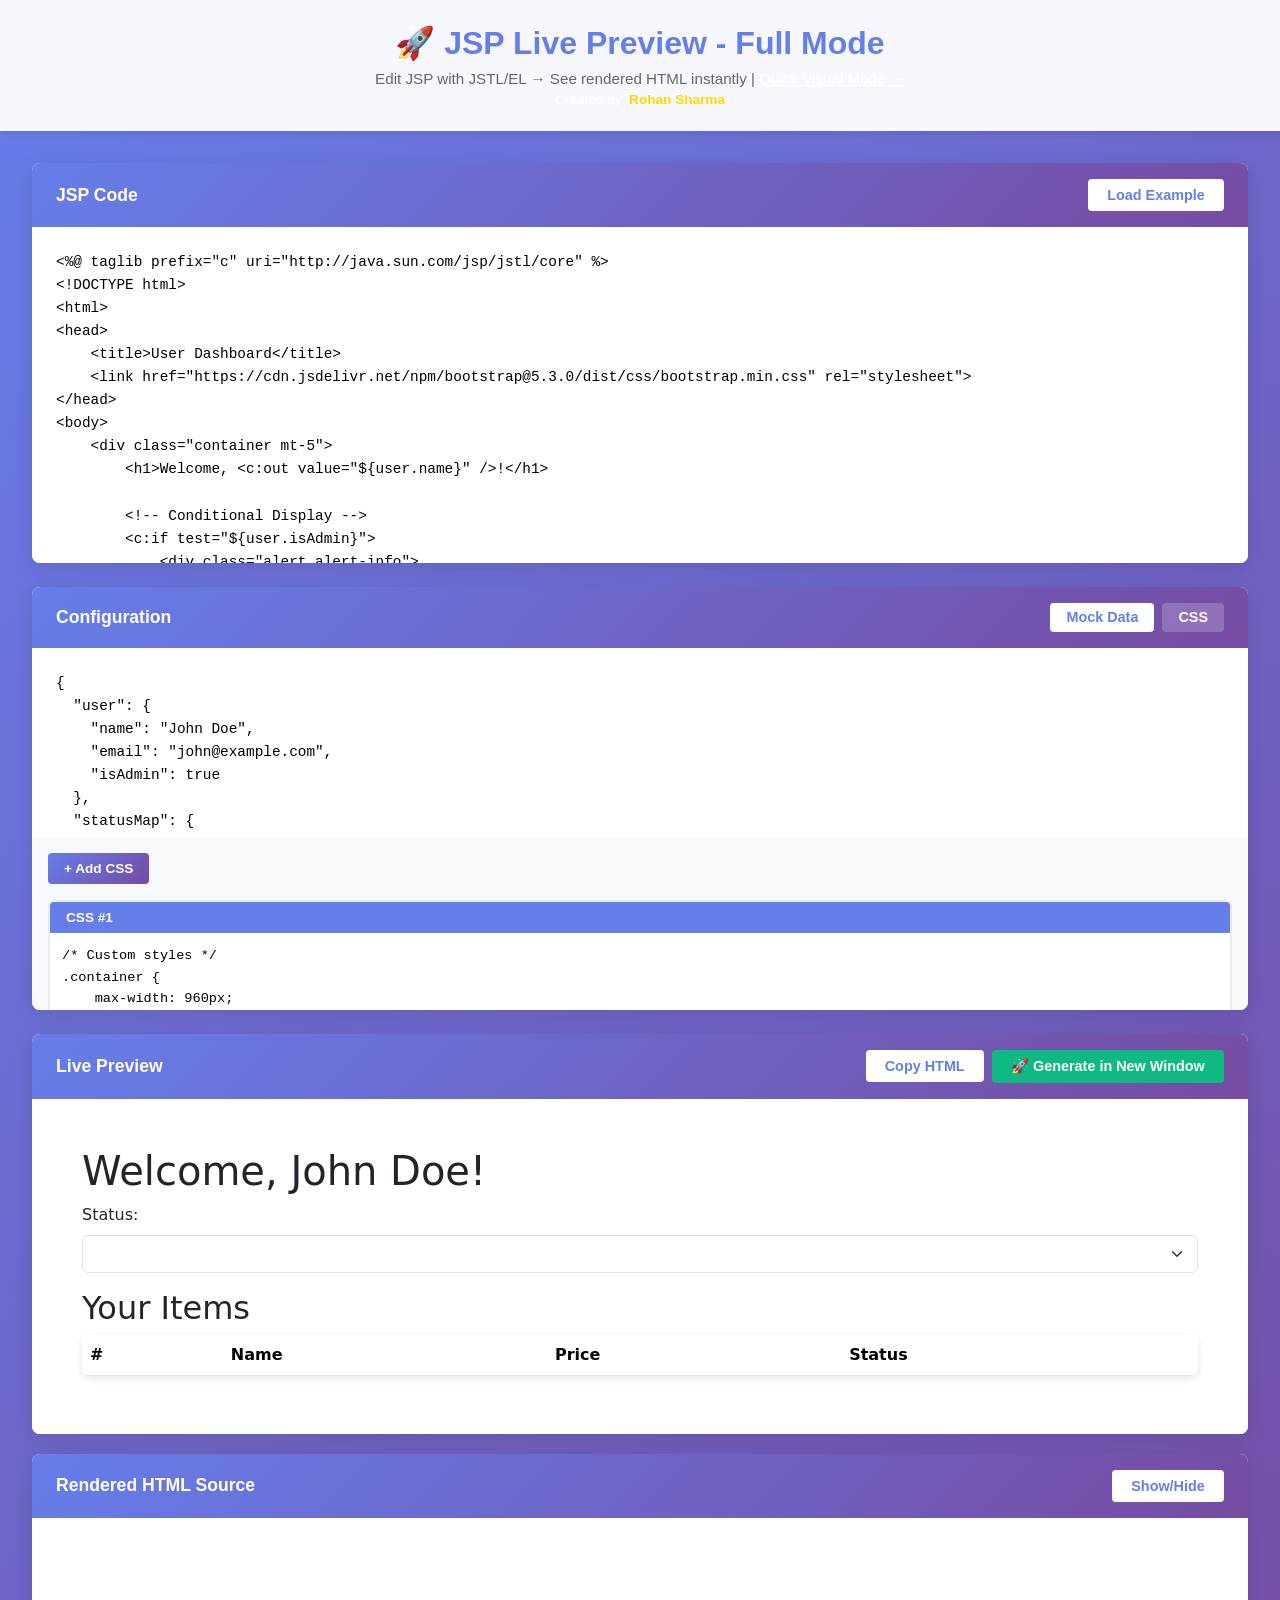
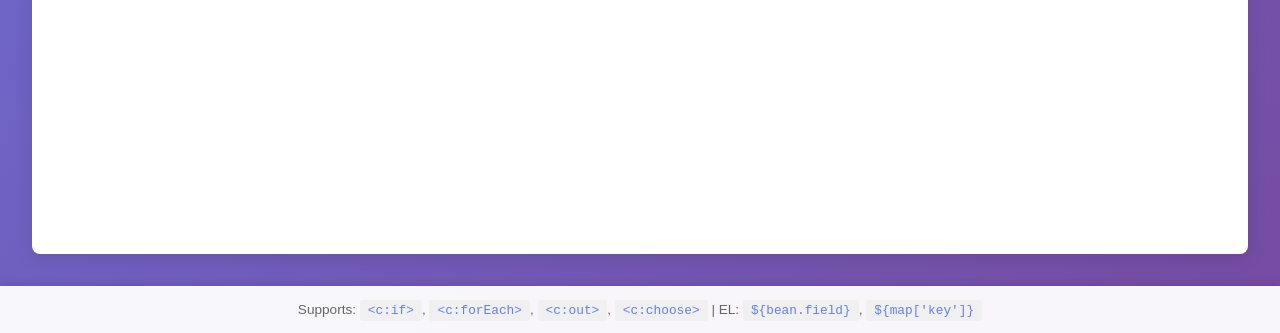
<file: index.html>
<!DOCTYPE html>
<html lang="en">
<head>
    <meta charset="UTF-8">
    <meta name="viewport" content="width=device-width, initial-scale=1.0">
    <title>JSP Live Preview</title>
    <link rel="stylesheet" href="css/app.css">
</head>
<body>
    <header>
        <h1>🚀 JSP Live Preview - Full Mode</h1>
        <p>Edit JSP with JSTL/EL → See rendered HTML instantly | <a href="visual-mode.html" style="color: white; text-decoration: underline;">Quick Visual Mode →</a></p>
        <p style="font-size: 0.85rem; color: rgba(255,255,255,0.9); margin-top: 5px;">Created by: <strong style="color: #ffd700;">Rohan Sharma</strong></p>
    </header>

    <main class="container">
        <div class="editor-grid">
            <!-- JSP Input -->
            <div class="panel">
                <div class="panel-header">
                    <h2>JSP Code</h2>
                    <button onclick="loadExample()">Load Example</button>
                </div>
                <textarea id="jsp-input" placeholder="Paste your JSP code here..."></textarea>
            </div>

            <!-- Mock Data + CSS -->
            <div class="panel">
                <div class="panel-header">
                    <h2>Configuration</h2>
                    <div class="tabs">
                        <button class="tab-btn active" onclick="switchTab('mock-data', event)">Mock Data</button>
                        <button class="tab-btn" onclick="switchTab('css', event)">CSS</button>
                    </div>
                </div>
                <div class="panel-body">
                    <textarea id="mock-data" class="tab-content active" placeholder='{\n  "user": {\n    "name": "John Doe",\n    "role": "Admin"\n  },\n  "statusMap": {\n    "active": "Active",\n    "inactive": "Inactive"\n  },\n  "items": [\n    {"id": 1, "name": "Item 1"},\n    {"id": 2, "name": "Item 2"}\n  ]\n}'></textarea>
                    <div id="css-container" class="tab-content">
                        <div class="css-controls">
                            <button onclick="addCssInput()" class="add-css-btn">+ Add CSS</button>
                        </div>
                        <div id="css-inputs">
                            <div class="css-item">
                                <div class="css-item-header">
                                    <span>CSS #1</span>
                                </div>
                                <textarea class="css-input" placeholder="/* Paste your CSS here */"></textarea>
                            </div>
                        </div>
                    </div>
                </div>
            </div>

            <!-- Live Preview -->
            <div class="panel">
                <div class="panel-header">
                    <h2>Live Preview</h2>
                    <div class="preview-controls">
                        <button onclick="copyToClipboard(event)">Copy HTML</button>
                        <button onclick="generateNewWindow()" class="generate-btn">🚀 Generate in New Window</button>
                    </div>
                </div>
                <iframe id="preview-frame"></iframe>
                <div id="error-display" class="error-display"></div>
            </div>
        </div>

        <!-- Rendered HTML Source (Hidden) -->
        <div class="panel full-width" style="margin-top: 20px;">
            <div class="panel-header">
                <h2>Rendered HTML Source</h2>
                <button onclick="toggleHtmlSource()">Show/Hide</button>
            </div>
            <textarea id="html-output" style="display: none;" readonly></textarea>
        </div>
    </main>

    <footer>
        <p>Supports: <code>&lt;c:if&gt;</code>, <code>&lt;c:forEach&gt;</code>, <code>&lt;c:out&gt;</code>, <code>&lt;c:choose&gt;</code> | EL: <code>${bean.field}</code>, <code>${map['key']}</code></p>
    </footer>

    <script src="js/el-evaluator.js"></script>
    <script src="js/jsp-parser.js"></script>
    <script src="js/renderer.js"></script>
    <script src="js/app.js"></script>
</body>
</html>
</file>
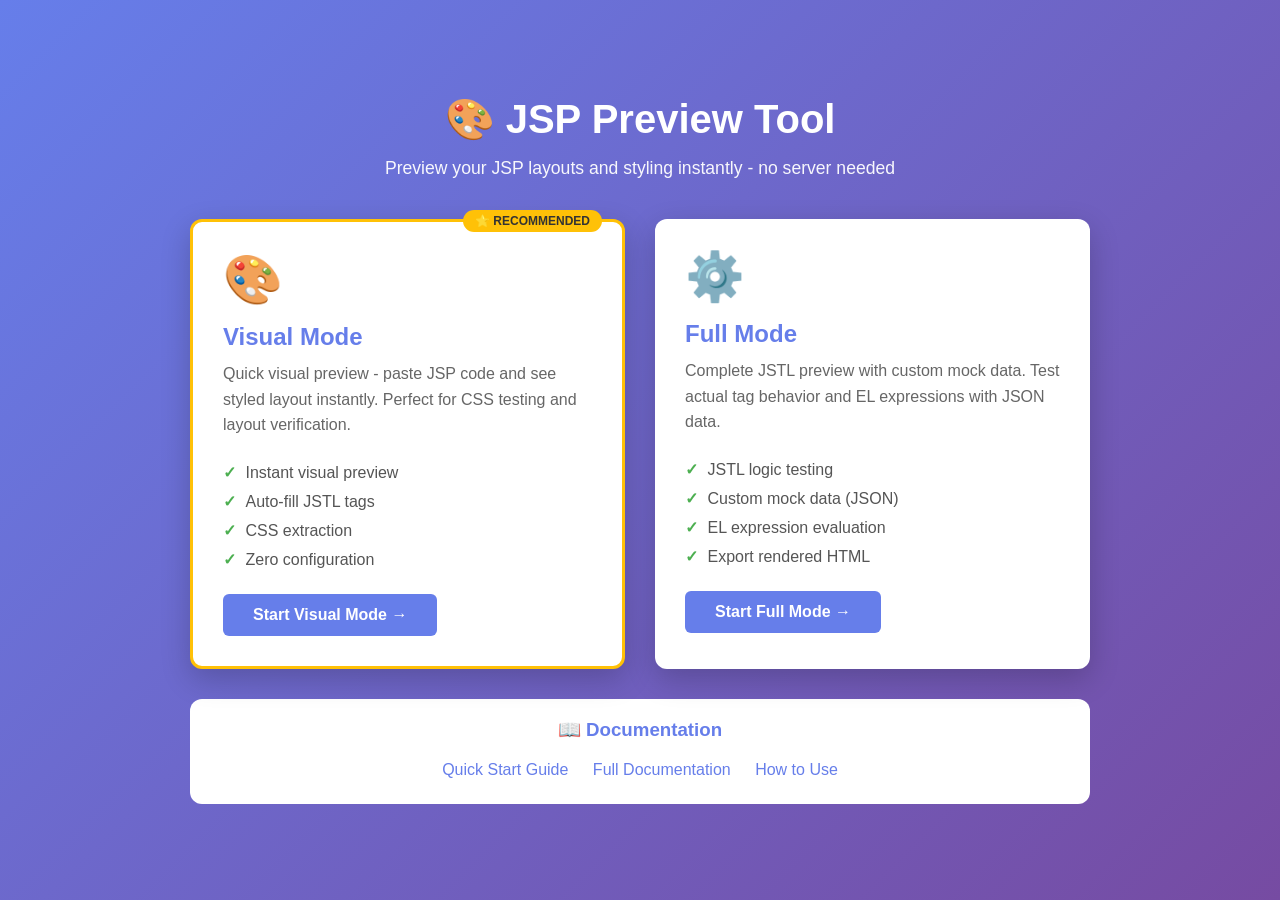
<file: start.html>
<!DOCTYPE html>
<html lang="en">
<head>
    <meta charset="UTF-8">
    <meta name="viewport" content="width=device-width, initial-scale=1.0">
    <title>JSP Preview - Choose Mode</title>
    <style>
        * {
            margin: 0;
            padding: 0;
            box-sizing: border-box;
        }

        body {
            font-family: -apple-system, BlinkMacSystemFont, 'Segoe UI', Roboto, sans-serif;
            background: linear-gradient(135deg, #667eea 0%, #764ba2 100%);
            min-height: 100vh;
            display: flex;
            align-items: center;
            justify-content: center;
            padding: 20px;
        }

        .container {
            max-width: 900px;
            width: 100%;
        }

        .header {
            text-align: center;
            color: white;
            margin-bottom: 40px;
        }

        .header h1 {
            font-size: 2.5rem;
            margin-bottom: 15px;
        }

        .header p {
            font-size: 1.1rem;
            opacity: 0.95;
        }

        .modes {
            display: grid;
            grid-template-columns: repeat(auto-fit, minmax(350px, 1fr));
            gap: 30px;
        }

        .mode-card {
            background: white;
            border-radius: 12px;
            padding: 30px;
            box-shadow: 0 10px 30px rgba(0,0,0,0.2);
            transition: all 0.3s;
            text-decoration: none;
            color: inherit;
            display: block;
        }

        .mode-card:hover {
            transform: translateY(-5px);
            box-shadow: 0 15px 40px rgba(0,0,0,0.3);
        }

        .mode-card.recommended {
            border: 3px solid #ffc107;
            position: relative;
        }

        .mode-card.recommended::before {
            content: "⭐ RECOMMENDED";
            position: absolute;
            top: -12px;
            right: 20px;
            background: #ffc107;
            color: #333;
            padding: 4px 12px;
            border-radius: 20px;
            font-size: 0.75rem;
            font-weight: bold;
        }

        .mode-icon {
            font-size: 3rem;
            margin-bottom: 15px;
        }

        .mode-title {
            font-size: 1.5rem;
            font-weight: 600;
            color: #667eea;
            margin-bottom: 10px;
        }

        .mode-desc {
            color: #666;
            margin-bottom: 20px;
            line-height: 1.6;
        }

        .mode-features {
            list-style: none;
            margin-bottom: 20px;
        }

        .mode-features li {
            padding: 5px 0;
            color: #555;
        }

        .mode-features li::before {
            content: "✓ ";
            color: #4caf50;
            font-weight: bold;
            margin-right: 5px;
        }

        .mode-button {
            display: inline-block;
            background: #667eea;
            color: white;
            padding: 12px 30px;
            border-radius: 6px;
            text-decoration: none;
            font-weight: 600;
            transition: all 0.2s;
        }

        .mode-button:hover {
            background: #5568d3;
        }

        .quick-links {
            background: white;
            border-radius: 12px;
            padding: 20px;
            margin-top: 30px;
            text-align: center;
        }

        .quick-links h3 {
            color: #667eea;
            margin-bottom: 15px;
        }

        .quick-links a {
            display: inline-block;
            margin: 5px 10px;
            color: #667eea;
            text-decoration: none;
            font-weight: 500;
        }

        .quick-links a:hover {
            text-decoration: underline;
        }
    </style>
</head>
<body>
    <div class="container">
        <div class="header">
            <h1>🎨 JSP Preview Tool</h1>
            <p>Preview your JSP layouts and styling instantly - no server needed</p>
        </div>

        <div class="modes">
            <!-- Visual Mode -->
            <a href="visual-mode.html" class="mode-card recommended">
                <div class="mode-icon">🎨</div>
                <div class="mode-title">Visual Mode</div>
                <div class="mode-desc">
                    Quick visual preview - paste JSP code and see styled layout instantly. 
                    Perfect for CSS testing and layout verification.
                </div>
                <ul class="mode-features">
                    <li>Instant visual preview</li>
                    <li>Auto-fill JSTL tags</li>
                    <li>CSS extraction</li>
                    <li>Zero configuration</li>
                </ul>
                <div class="mode-button">Start Visual Mode →</div>
            </a>

            <!-- Full Mode -->
            <a href="index.html" class="mode-card">
                <div class="mode-icon">⚙️</div>
                <div class="mode-title">Full Mode</div>
                <div class="mode-desc">
                    Complete JSTL preview with custom mock data. Test actual tag behavior 
                    and EL expressions with JSON data.
                </div>
                <ul class="mode-features">
                    <li>JSTL logic testing</li>
                    <li>Custom mock data (JSON)</li>
                    <li>EL expression evaluation</li>
                    <li>Export rendered HTML</li>
                </ul>
                <div class="mode-button">Start Full Mode →</div>
            </a>
        </div>

        <div class="quick-links">
            <h3>📖 Documentation</h3>
            <a href="QUICKSTART.md" target="_blank">Quick Start Guide</a>
            <a href="README.md" target="_blank">Full Documentation</a>
            <a href="#" onclick="alert('This is a browser-based tool. Just open the HTML files!'); return false;">How to Use</a>
        </div>
    </div>
</body>
</html>
</file>
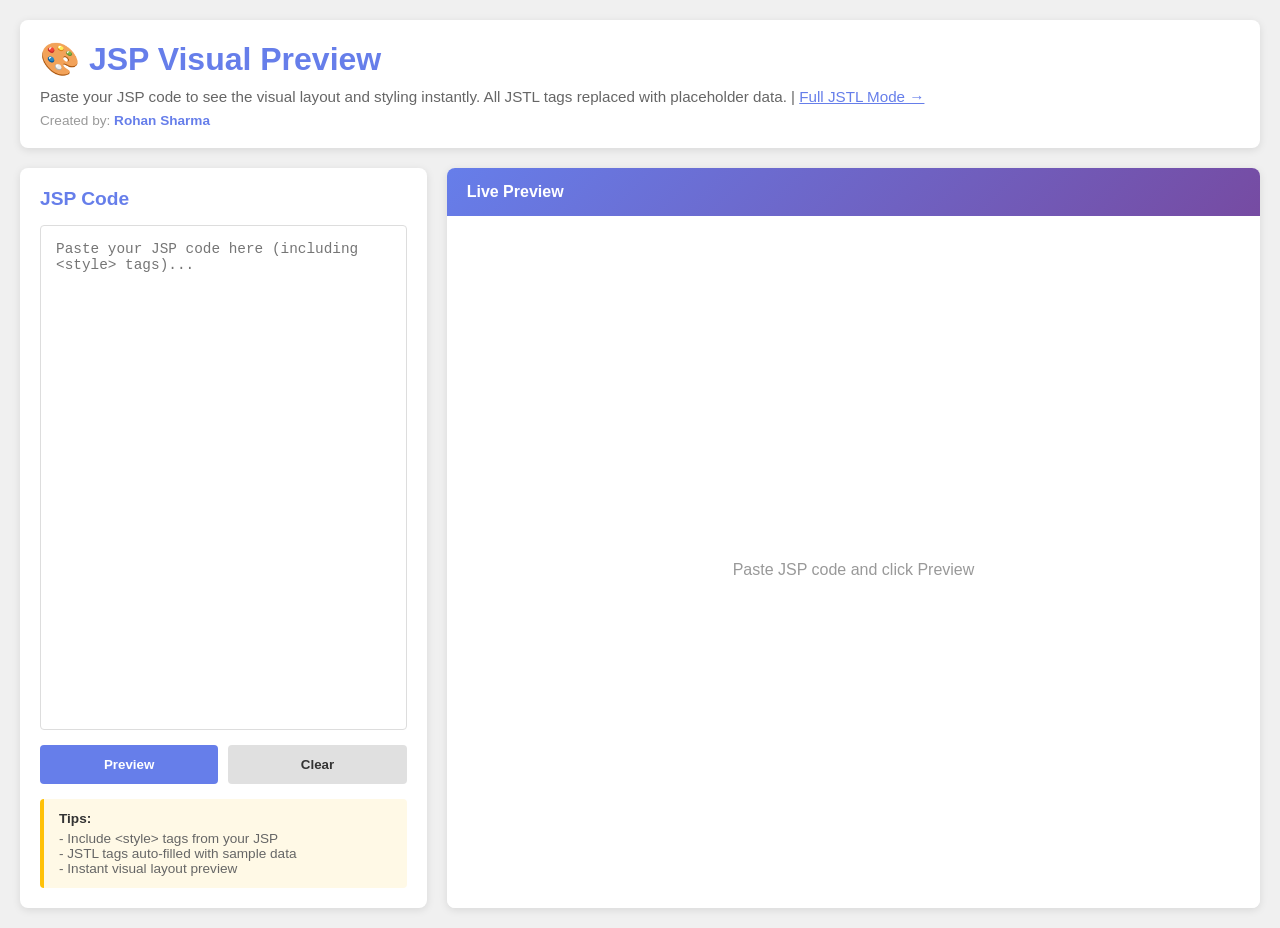
<file: visual-mode.html>
<!DOCTYPE html>
<html lang="en">
<head>
    <meta charset="UTF-8">
    <meta name="viewport" content="width=device-width, initial-scale=1.0">
    <title>JSP Visual Preview - Layout & Styling</title>
    <style>
        * {
            margin: 0;
            padding: 0;
            box-sizing: border-box;
        }

        body {
            font-family: -apple-system, BlinkMacSystemFont, 'Segoe UI', Roboto, sans-serif;
            background: #f0f0f0;
            padding: 20px;
        }

        .header {
            background: white;
            padding: 20px;
            border-radius: 8px;
            margin-bottom: 20px;
            box-shadow: 0 2px 8px rgba(0,0,0,0.1);
        }

        .header h1 {
            color: #667eea;
            margin-bottom: 10px;
        }

        .header p {
            color: #666;
            font-size: 0.95rem;
        }

        .layout {
            display: grid;
            grid-template-columns: 1fr 2fr;
            gap: 20px;
            min-height: calc(100vh - 160px);
        }

        .input-panel {
            background: white;
            border-radius: 8px;
            padding: 20px;
            box-shadow: 0 2px 8px rgba(0,0,0,0.1);
            display: flex;
            flex-direction: column;
        }

        .input-panel h2 {
            color: #667eea;
            margin-bottom: 15px;
            font-size: 1.2rem;
        }

        .input-panel textarea {
            flex: 1;
            border: 1px solid #ddd;
            border-radius: 4px;
            padding: 15px;
            font-family: 'Courier New', monospace;
            font-size: 0.9rem;
            resize: none;
        }

        .buttons {
            display: flex;
            gap: 10px;
            margin-top: 15px;
        }

        .buttons button {
            flex: 1;
            padding: 12px;
            border: none;
            border-radius: 4px;
            cursor: pointer;
            font-weight: 600;
            transition: all 0.2s;
        }

        .btn-primary {
            background: #667eea;
            color: white;
        }

        .btn-primary:hover {
            background: #5568d3;
        }

        .btn-secondary {
            background: #e0e0e0;
            color: #333;
        }

        .btn-secondary:hover {
            background: #d0d0d0;
        }

        .preview-panel {
            background: white;
            border-radius: 8px;
            box-shadow: 0 2px 8px rgba(0,0,0,0.1);
            overflow: hidden;
            display: flex;
            flex-direction: column;
        }

        .preview-header {
            background: linear-gradient(135deg, #667eea 0%, #764ba2 100%);
            color: white;
            padding: 15px 20px;
            font-weight: 600;
            display: flex;
            justify-content: space-between;
            align-items: center;
        }

        .preview-content {
            flex: 1;
            overflow: auto;
            background: white;
        }

        #preview-frame {
            width: 100%;
            height: 100%;
            border: none;
            background: white;
        }

        .quick-tips {
            background: #fff9e6;
            border-left: 4px solid #ffc107;
            padding: 12px 15px;
            margin-top: 15px;
            border-radius: 4px;
            font-size: 0.85rem;
            color: #666;
        }

        .quick-tips strong {
            color: #333;
            display: block;
            margin-bottom: 5px;
        }
    </style>
</head>
<body>
    <div class="header">
        <h1>🎨 JSP Visual Preview</h1>
        <p>Paste your JSP code to see the visual layout and styling instantly. All JSTL tags replaced with placeholder data. | <a href="index.html" style="color: #667eea; text-decoration: underline;">Full JSTL Mode →</a></p>
        <p style="font-size: 0.85rem; color: #999; margin-top: 8px;">Created by: <strong style="color: #667eea;">Rohan Sharma</strong></p>
    </div>

    <div class="layout">
        <div class="input-panel">
            <h2>JSP Code</h2>
            <textarea id="jsp-input" placeholder="Paste your JSP code here (including <style> tags)..."></textarea>
            <div class="buttons">
                <button class="btn-primary" onclick="renderVisual()">Preview</button>
                <button class="btn-secondary" onclick="clearAll()">Clear</button>
            </div>
            <div class="quick-tips">
                <strong>Tips:</strong>
                - Include &lt;style&gt; tags from your JSP<br>
                - JSTL tags auto-filled with sample data<br>
                - Instant visual layout preview
            </div>
        </div>

        <div class="preview-panel">
            <div class="preview-header">
                <span>Live Preview</span>
                <span id="status" style="font-size: 0.85rem; opacity: 0.9;"></span>
            </div>
            <div class="preview-content">
                <iframe id="preview-frame"></iframe>
            </div>
        </div>
    </div>

    <script>
        // Visual-only JSP renderer - strips JSTL, keeps structure & CSS
        function renderVisual() {
            const jspCode = document.getElementById('jsp-input').value;
            const status = document.getElementById('status');
            
            if (!jspCode.trim()) {
                status.textContent = 'Please paste JSP code';
                return;
            }

            try {
                // Extract CSS
                const styleMatches = jspCode.match(/<style[^>]*>([\s\S]*?)<\/style>/gi);
                let extractedCSS = '';
                if (styleMatches) {
                    styleMatches.forEach(match => {
                        const cssContent = match.replace(/<\/?style[^>]*>/gi, '');
                        extractedCSS += cssContent + '\n';
                    });
                }

                // Process JSP to static HTML
                let html = jspCode;

                // Remove JSP directives and comments
                html = html.replace(/<%@[^%]*%>/g, '');
                html = html.replace(/<%--[\s\S]*?--%>/g, '');
                html = html.replace(/<%[^%]*%>/g, '');

                // Replace JSTL tags with placeholder content
                // <c:if> - keep content
                html = html.replace(/<c:if[^>]*>([\s\S]*?)<\/c:if>/gi, '$1');
                html = html.replace(/<core:if[^>]*>([\s\S]*?)<\/core:if>/gi, '$1');

                // <c:forEach> - duplicate content 2-3 times for visual
                html = html.replace(/<c:forEach[^>]*var=["']([^"']+)["'][^>]*>([\s\S]*?)<\/c:forEach>/gi, function(match, varName, content) {
                    let result = '';
                    for (let i = 1; i <= 2; i++) {
                        result += content.replace(new RegExp('\\$\\{' + varName + '\\.', 'g'), '${item' + i + '.');
                    }
                    return result;
                });
                html = html.replace(/<core:forEach[^>]*var=["']([^"']+)["'][^>]*>([\s\S]*?)<\/core:forEach>/gi, function(match, varName, content) {
                    let result = '';
                    for (let i = 1; i <= 2; i++) {
                        result += content.replace(new RegExp('\\$\\{' + varName + '\\.', 'g'), '${item' + i + '.');
                    }
                    return result;
                });

                // <c:choose/when/otherwise> - keep first when
                html = html.replace(/<c:choose[^>]*>([\s\S]*?)<\/c:choose>/gi, function(match, content) {
                    const whenMatch = content.match(/<c:when[^>]*>([\s\S]*?)<\/c:when>/i);
                    return whenMatch ? whenMatch[1] : content;
                });
                html = html.replace(/<core:choose[^>]*>([\s\S]*?)<\/core:choose>/gi, function(match, content) {
                    const whenMatch = content.match(/<core:when[^>]*>([\s\S]*?)<\/core:when>/i);
                    return whenMatch ? whenMatch[1] : content;
                });

                // <c:out> - replace with placeholder
                html = html.replace(/<c:out\s+value=["']([^"']+)["'][^>]*\/>/gi, function(match, expr) {
                    return getPlaceholder(expr);
                });
                html = html.replace(/<core:out\s+value=["']([^"']+)["'][^>]*\/>/gi, function(match, expr) {
                    return getPlaceholder(expr);
                });

                // Replace EL expressions with placeholders
                html = html.replace(/\$\{([^}]+)\}/g, function(match, expr) {
                    return getPlaceholder(expr);
                });

                // Clean up any remaining tags
                html = html.replace(/<\/?c:[^>]*>/gi, '');
                html = html.replace(/<\/?core:[^>]*>/gi, '');

                // Build complete HTML document
                const fullHTML = `
<!DOCTYPE html>
<html>
<head>
    <meta charset="UTF-8">
    <meta name="viewport" content="width=device-width, initial-scale=1.0">
    <title>Visual Preview</title>
    <style>
        body {
            margin: 20px;
            font-family: Arial, sans-serif;
        }
        ${extractedCSS}
    </style>
</head>
<body>
    ${html}
</body>
</html>
                `;

                // Render in iframe
                const iframe = document.getElementById('preview-frame');
                const doc = iframe.contentDocument || iframe.contentWindow.document;
                doc.open();
                doc.write(fullHTML);
                doc.close();

                status.textContent = '✓ Rendered successfully';
                setTimeout(() => { status.textContent = ''; }, 3000);

            } catch (error) {
                status.textContent = '⚠ Error: ' + error.message;
                console.error('Render error:', error);
            }
        }

        // Generate placeholder text based on expression
        function getPlaceholder(expr) {
            expr = expr.trim();
            
            // Common patterns
            if (expr.includes('lastName')) return 'Doe';
            if (expr.includes('firstName')) return 'John';
            if (expr.includes('middleName')) return 'Michael';
            if (expr.includes('name') && !expr.includes('Name')) return 'Sample Name';
            if (expr.includes('ssn')) return '123-45-6789';
            if (expr.includes('dob') || expr.includes('Date')) return '01/15/1990';
            if (expr.includes('street') || expr.includes('Street')) return '123 Main Street';
            if (expr.includes('city') || expr.includes('City')) return 'Austin';
            if (expr.includes('state') || expr.includes('State')) return 'Texas';
            if (expr.includes('zip')) return '78701';
            if (expr.includes('county') || expr.includes('County')) return 'Travis';
            if (expr.includes('country') || expr.includes('Country')) return 'United States';
            if (expr.includes('phone') || expr.includes('Phone')) return '(512) 555-1234';
            if (expr.includes('email') || expr.includes('Email')) return 'john.doe@example.com';
            if (expr.includes('height') || expr.includes('Hgt')) return '5\' 10"';
            if (expr.includes('weight') || expr.includes('Wgt')) return '175';
            if (expr.includes('sex') || expr.includes('Sex')) return 'Male';
            if (expr.includes('eye')) return 'Brown';
            if (expr.includes('hair')) return 'Black';
            if (expr.includes('race')) return 'White';
            if (expr.includes('ethnicity')) return 'Not Hispanic';
            if (expr.includes('dlId') || expr.includes('dlNumber')) return '12345678';
            if (expr.includes('referenceNumber')) return 'REF-2024-001';
            if (expr.includes('formType')) return 'DL-14A';
            if (expr.includes('value') || expr.includes('Value')) return 'Active';
            if (expr.includes('key')) return 'A';
            
            // Map lookups
            if (expr.includes('[')) {
                const keyMatch = expr.match(/\['([^']+)'\]/);
                if (keyMatch) return keyMatch[1];
            }
            
            // Date formatting
            if (expr.includes('formatDate')) return '01/15/2024';
            
            // Default
            return '[Data]';
        }

        function clearAll() {
            document.getElementById('jsp-input').value = '';
            const iframe = document.getElementById('preview-frame');
            const doc = iframe.contentDocument || iframe.contentWindow.document;
            doc.open();
            doc.write('<html><body style="display:flex;align-items:center;justify-content:center;height:100vh;color:#999;font-family:sans-serif;">Paste JSP code and click Preview</body></html>');
            doc.close();
            document.getElementById('status').textContent = '';
        }

        // Initialize empty state
        clearAll();
    </script>
</body>
</html>
</file>
<file: css/app.css>
* {
    margin: 0;
    padding: 0;
    box-sizing: border-box;
}

body {
    font-family: -apple-system, BlinkMacSystemFont, 'Segoe UI', Roboto, 'Helvetica Neue', Arial, sans-serif;
    background: linear-gradient(135deg, #667eea 0%, #764ba2 100%);
    color: #333;
    min-height: 100vh;
    display: flex;
    flex-direction: column;
}

header {
    background: rgba(255, 255, 255, 0.95);
    padding: 1.5rem 2rem;
    box-shadow: 0 2px 10px rgba(0,0,0,0.1);
    text-align: center;
}

header h1 {
    font-size: 2rem;
    color: #667eea;
    margin-bottom: 0.5rem;
}

header p {
    color: #666;
    font-size: 0.95rem;
}

.container {
    flex: 1;
    padding: 2rem;
    max-width: 1920px;
    margin: 0 auto;
    width: 100%;
}

.editor-grid {
    display: grid;
    grid-template-columns: repeat(3, 1fr);
    gap: 1.5rem;
    height: calc(100vh - 250px);
}

.panel {
    background: white;
    border-radius: 8px;
    box-shadow: 0 4px 20px rgba(0,0,0,0.1);
    display: flex;
    flex-direction: column;
    overflow: hidden;
}

.panel.full-width {
    grid-column: 1 / -1;
}

.panel-body {
    flex: 1;
    display: flex;
    flex-direction: column;
    overflow: hidden;
}

.panel-header {
    background: linear-gradient(135deg, #667eea 0%, #764ba2 100%);
    color: white;
    padding: 1rem 1.5rem;
    display: flex;
    justify-content: space-between;
    align-items: center;
}

.panel-header h2 {
    font-size: 1.1rem;
    font-weight: 600;
}

.tabs {
    display: flex;
    gap: 0.5rem;
}

.tab-btn {
    background: rgba(255, 255, 255, 0.2);
    border: none;
    color: white;
    padding: 0.4rem 1rem;
    border-radius: 4px;
    cursor: pointer;
    font-size: 0.9rem;
    transition: all 0.2s;
}

.tab-btn:hover {
    background: rgba(255, 255, 255, 0.3);
}

.tab-btn.active {
    background: white;
    color: #667eea;
    font-weight: 600;
}

button {
    background: white;
    color: #667eea;
    border: none;
    padding: 0.5rem 1.2rem;
    border-radius: 4px;
    cursor: pointer;
    font-weight: 600;
    font-size: 0.9rem;
    transition: all 0.2s;
}

button:hover {
    transform: translateY(-1px);
    box-shadow: 0 2px 8px rgba(0,0,0,0.2);
}

textarea {
    flex: 1;
    border: none;
    padding: 1.5rem;
    font-family: 'Courier New', Consolas, Monaco, monospace;
    font-size: 0.9rem;
    line-height: 1.6;
    resize: none;
    outline: none;
}

.panel > textarea,
.panel-body > textarea {
    flex: 1;
}

.tab-content {
    display: none;
    flex: 1;
    overflow: hidden;
}

.tab-content.active {
    display: flex;
    flex-direction: column;
}

#mock-data {
    width: 100%;
    height: 100%;
    border: none;
    padding: 1.5rem;
    font-family: 'Courier New', Consolas, Monaco, monospace;
    font-size: 0.9rem;
    line-height: 1.6;
    resize: none;
    outline: none;
}

#preview-frame {
    flex: 1;
    border: none;
    background: white;
    width: 100%;
}

.error-display {
    display: none;
    background: #fee;
    border-left: 4px solid #dc3545;
    color: #721c24;
    padding: 1rem;
    margin: 1rem;
    border-radius: 4px;
    font-family: monospace;
    font-size: 0.85rem;
    white-space: pre-wrap;
    word-wrap: break-word;
    max-height: 200px;
    overflow-y: auto;
}

.error-display.show {
    display: block;
}

#html-output {
    min-height: 200px;
    background: #f8f9fa;
}

footer {
    background: rgba(255, 255, 255, 0.95);
    padding: 1rem 2rem;
    text-align: center;
    color: #666;
    font-size: 0.85rem;
    box-shadow: 0 -2px 10px rgba(0,0,0,0.1);
}

footer code {
    background: #f0f0f0;
    padding: 0.2rem 0.5rem;
    border-radius: 3px;
    font-size: 0.8rem;
    color: #667eea;
}

@media (max-width: 1400px) {
    .editor-grid {
        grid-template-columns: 1fr;
        height: auto;
    }
    
    .panel {
        min-height: 400px;
    }
}

/* Multi-CSS Support */
#css-container {
    flex: 1;
    display: flex;
    flex-direction: column;
    padding: 1rem;
    overflow-y: auto;
    background: #f8f9fa;
}

.css-controls {
    margin-bottom: 1rem;
    display: flex;
    gap: 0.5rem;
    flex-shrink: 0;
}

.add-css-btn {
    background: linear-gradient(135deg, #667eea 0%, #764ba2 100%);
    color: white;
    padding: 0.5rem 1rem;
    border-radius: 4px;
    border: none;
    cursor: pointer;
    font-weight: 600;
    font-size: 0.85rem;
}

.add-css-btn:hover {
    opacity: 0.9;
}

#css-inputs {
    display: flex;
    flex-direction: column;
    gap: 1rem;
}

.css-item {
    background: #f8f9fa;
    border: 2px solid #e9ecef;
    border-radius: 6px;
    overflow: hidden;
}

.css-item-header {
    background: #667eea;
    color: white;
    padding: 0.5rem 1rem;
    display: flex;
    justify-content: space-between;
    align-items: center;
    font-size: 0.85rem;
    font-weight: 600;
}

.remove-css-btn {
    background: rgba(255, 255, 255, 0.2);
    color: white;
    padding: 0.25rem 0.6rem;
    border-radius: 3px;
    border: none;
    cursor: pointer;
    font-size: 0.75rem;
}

.remove-css-btn:hover {
    background: rgba(255, 255, 255, 0.3);
}

.css-item textarea {
    width: 100%;
    min-height: 150px;
    background: white;
    border: none;
    padding: 0.75rem;
    font-family: 'Courier New', monospace;
    font-size: 0.85rem;
    resize: vertical;
}

/* Preview Controls */
.preview-controls {
    display: flex;
    gap: 0.5rem;
    align-items: center;
}

.generate-btn {
    background: #10b981 !important;
    color: white !important;
}

.generate-btn:hover {
    background: #059669 !important;
}
</file>
